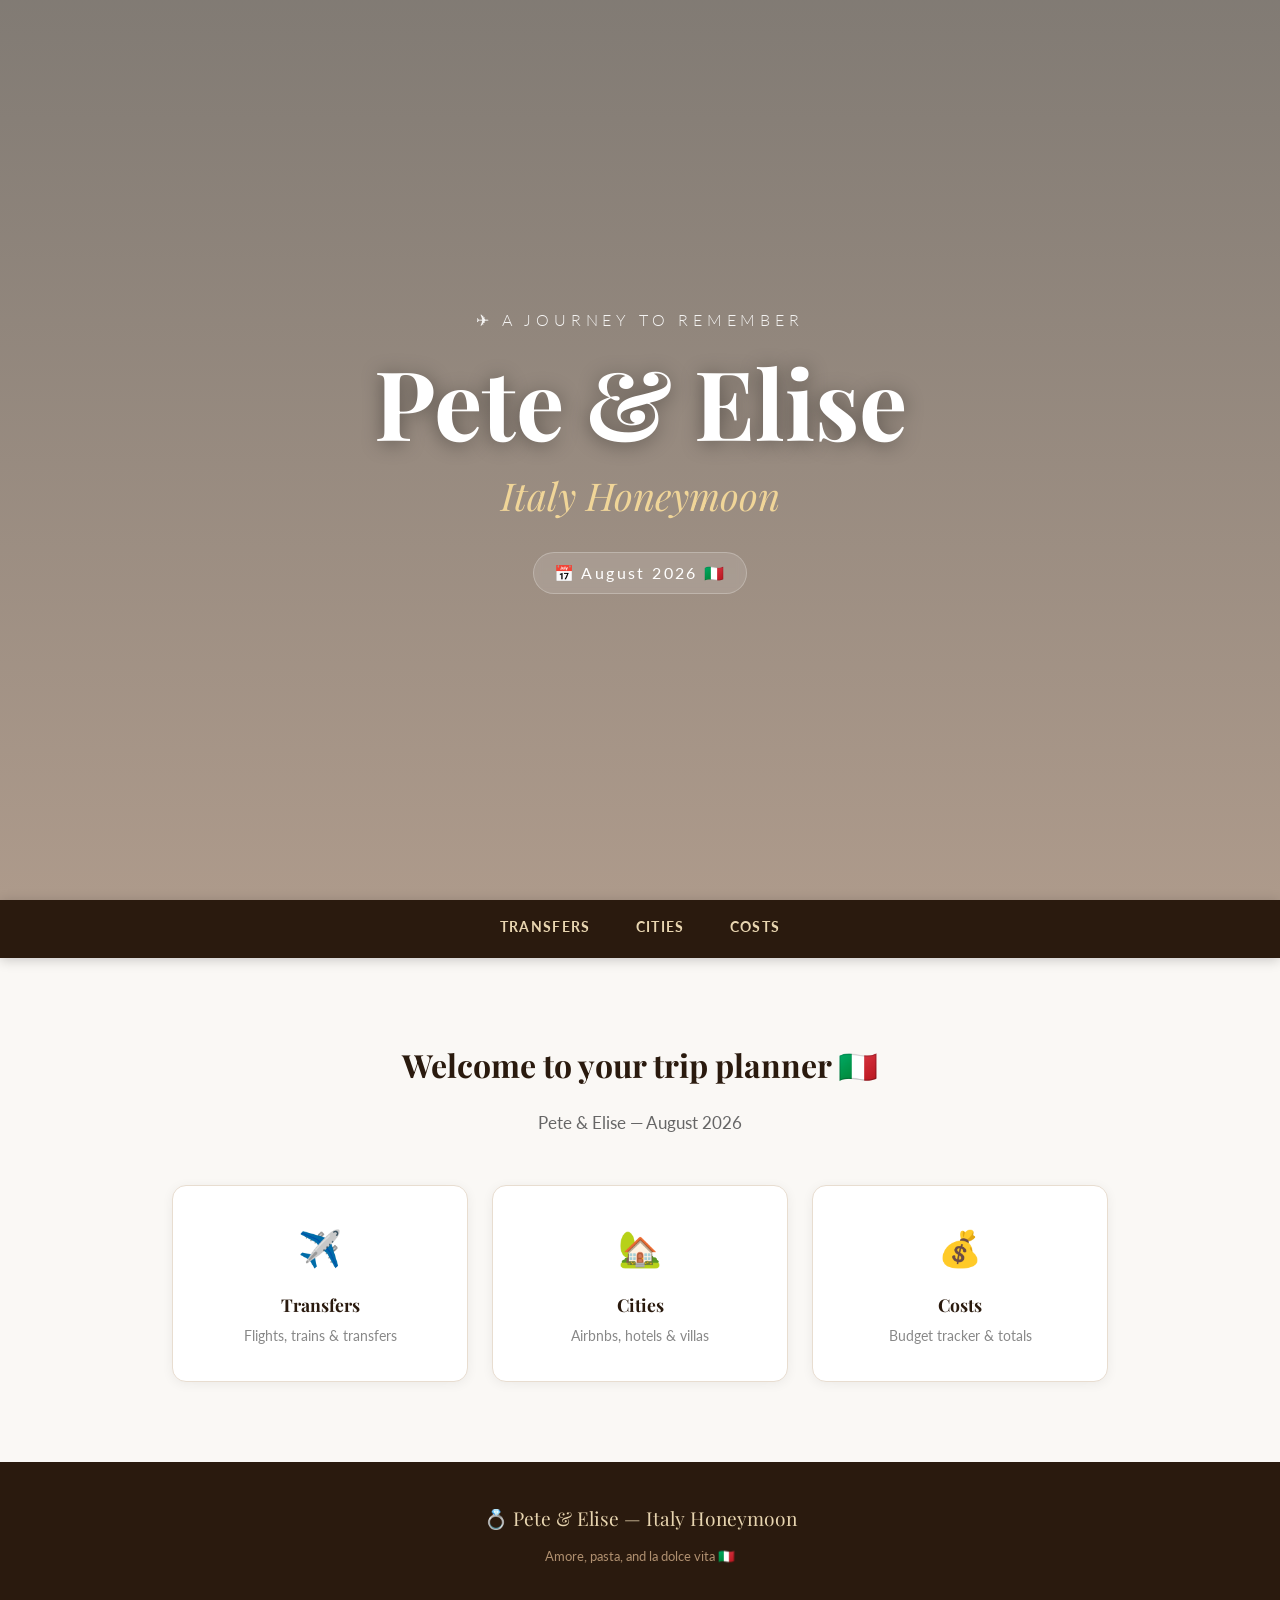
<file: index.html>
<!DOCTYPE html>
<html lang="en">
<head>
  <meta charset="UTF-8" />
  <meta name="viewport" content="width=device-width, initial-scale=1.0" />
  <title>Pete & Elise — Italy Honeymoon</title>
  <link rel="stylesheet" href="styles.css" />
  <link href="https://fonts.googleapis.com/css2?family=Playfair+Display:ital,wght@0,400;0,700;1,400&family=Lato:wght@300;400;700&display=swap" rel="stylesheet" />
</head>
<body>

  <header class="hero">
    <div class="hero-overlay"></div>
    <div class="hero-content">
      <p class="hero-subtitle">✈ A Journey to Remember</p>
      <h1>Pete & Elise</h1>
      <p class="hero-title-italic">Italy Honeymoon</p>
      <p class="hero-dates">📅 August 2026 🇮🇹</p>
    </div>
  </header>

  <nav class="main-nav">
    <ul>
      <li><a href="transport.html" class="nav-link">Transfers</a></li>
      <li><a href="stays.html" class="nav-link">Cities</a></li>
      <li><a href="costs.html" class="nav-link">Costs</a></li>
    </ul>
  </nav>

  <main class="home-main">
    <div class="home-intro">
      <h2>Welcome to your trip planner 🇮🇹</h2>
      <p>Pete &amp; Elise — August 2026</p>
      <div class="home-nav-cards">
        <a href="transport.html" class="home-card">
          <span class="home-card-icon">✈️</span>
          <h3>Transfers</h3>
          <p>Flights, trains &amp; transfers</p>
        </a>
        <a href="stays.html" class="home-card">
          <span class="home-card-icon">🏡</span>
          <h3>Cities</h3>
          <p>Airbnbs, hotels &amp; villas</p>
        </a>
        <a href="costs.html" class="home-card">
          <span class="home-card-icon">💰</span>
          <h3>Costs</h3>
          <p>Budget tracker &amp; totals</p>
        </a>
      </div>
    </div>
  </main>

  <footer class="site-footer">
    <p>💍 Pete & Elise — Italy Honeymoon</p>
    <p><small>Amore, pasta, and la dolce vita 🇮🇹</small></p>
  </footer>

  <script src="app.js"></script>
  <script src="db.js"></script>
  <script src="data-seed.js"></script>
</body>
</html>
</file>
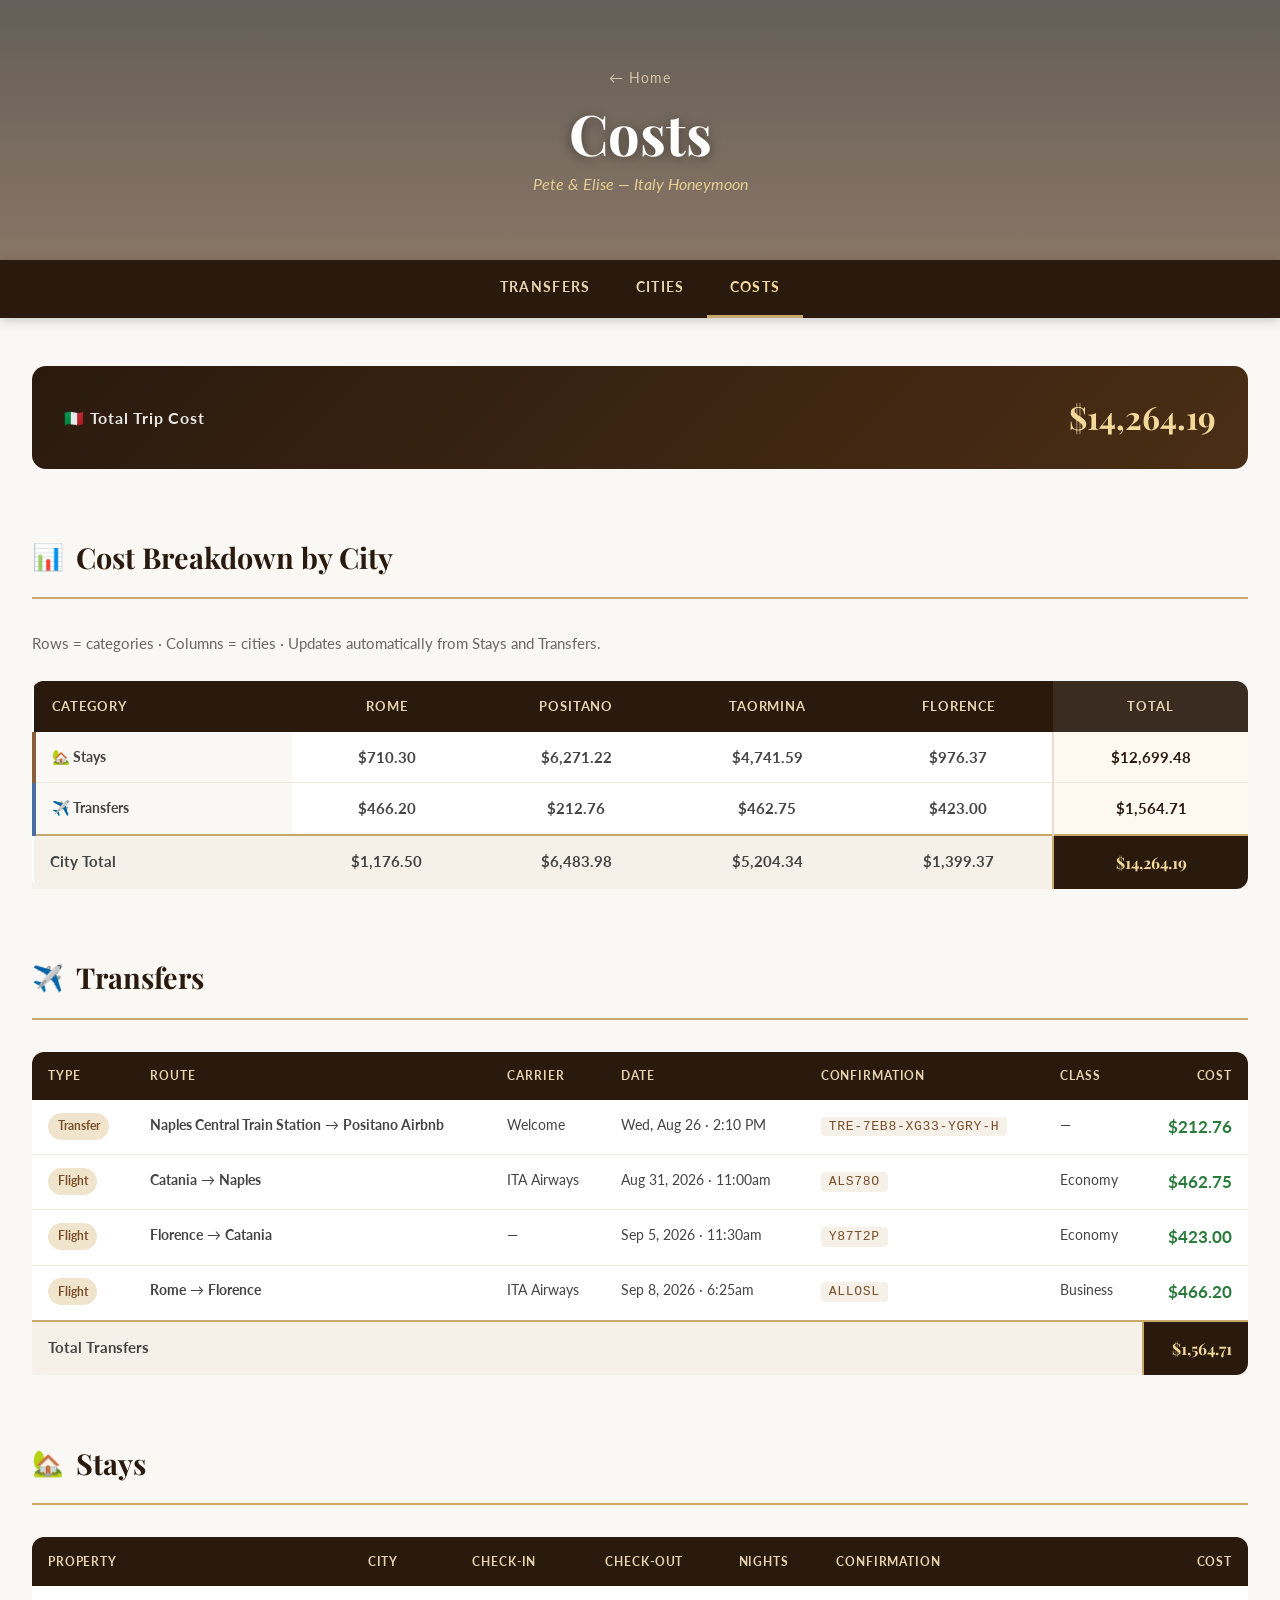
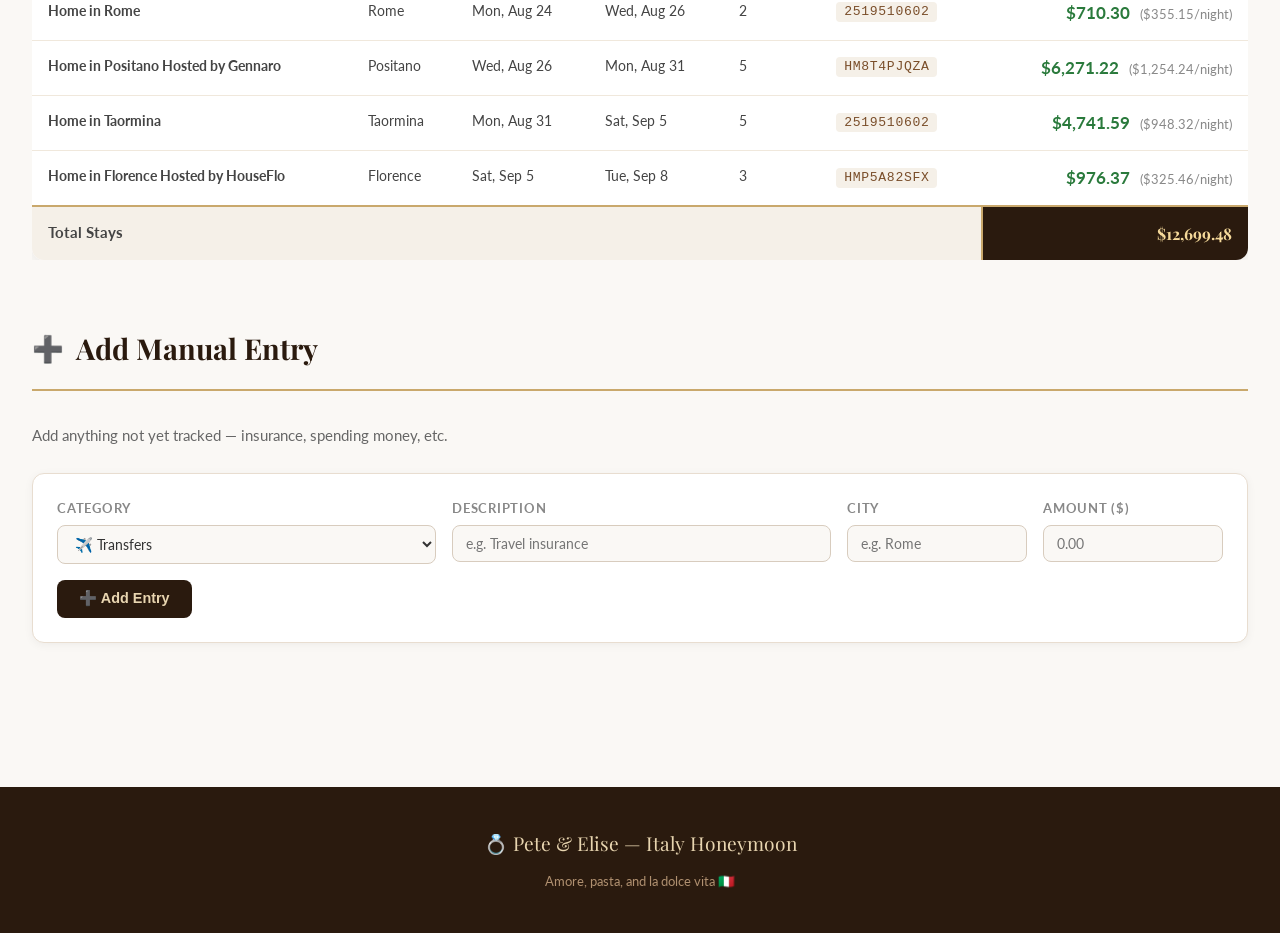
<file: costs.html>
<!DOCTYPE html>
<html lang="en">
<head>
  <meta charset="UTF-8" />
  <meta name="viewport" content="width=device-width, initial-scale=1.0" />
  <title>Costs — Pete & Elise Italy Honeymoon</title>
  <link rel="stylesheet" href="styles.css" />
  <link href="https://fonts.googleapis.com/css2?family=Playfair+Display:ital,wght@0,400;0,700;1,400&family=Lato:wght@300;400;700&display=swap" rel="stylesheet" />
</head>
<body>

  <header class="page-header">
    <div class="page-header-overlay"></div>
    <div class="page-header-content">
      <a href="index.html" class="back-link">← Home</a>
      <h1>Costs</h1>
      <p>Pete &amp; Elise — Italy Honeymoon</p>
    </div>
  </header>

  <nav class="main-nav">
    <ul>
      <li><a href="transport.html" class="nav-link">Transfers</a></li>
      <li><a href="stays.html" class="nav-link">Cities</a></li>
      <li><a href="costs.html" class="nav-link active">Costs</a></li>
    </ul>
  </nav>

  <main class="page-main">

    <!-- Grand Total Banner -->
    <div class="page-section">
      <div id="grand-total-banner" class="grand-total-banner" style="display:none;"></div>
    </div>

    <!-- City × Category Matrix -->
    <div class="page-section">
      <div class="section-header">
        <span class="section-icon">📊</span>
        <h2>Cost Breakdown by City</h2>
      </div>
      <p class="section-desc">Rows = categories · Columns = cities · Updates automatically from Stays and Transfers.</p>
      <div id="cost-matrix-wrap" class="data-table-wrap"></div>
    </div>

    <!-- Transfers detail -->
    <div class="page-section" id="transfers-cost-section" style="display:none;">
      <div class="section-header">
        <span class="section-icon">✈️</span>
        <h2>Transfers</h2>
      </div>
      <div id="transfers-cost-wrap" class="data-table-wrap"></div>
    </div>

    <!-- Stays detail -->
    <div class="page-section" id="stays-cost-section" style="display:none;">
      <div class="section-header">
        <span class="section-icon">🏡</span>
        <h2>Stays</h2>
      </div>
      <div id="stays-cost-wrap" class="data-table-wrap"></div>
    </div>

    <!-- Manual entry -->
    <div class="page-section">
      <div class="section-header">
        <span class="section-icon">➕</span>
        <h2>Add Manual Entry</h2>
      </div>
      <p class="section-desc">Add anything not yet tracked — insurance, spending money, etc.</p>
      <div class="manual-form">
        <div class="form-row">
          <div class="form-group">
            <label for="m-category">Category</label>
            <select id="m-category">
              <option value="Transfers">✈️ Transfers</option>
              <option value="Stays">🏡 Stays</option>
              <option value="Shopping">🛍 Shopping</option>
              <option value="Insurance">🔒 Insurance</option>
              <option value="Other">📌 Other</option>
            </select>
          </div>
          <div class="form-group">
            <label for="m-description">Description</label>
            <input type="text" id="m-description" placeholder="e.g. Travel insurance" />
          </div>
          <div class="form-group form-group-sm">
            <label for="m-city">City</label>
            <input type="text" id="m-city" placeholder="e.g. Rome" />
          </div>
          <div class="form-group form-group-sm">
            <label for="m-amount">Amount ($)</label>
            <input type="number" id="m-amount" placeholder="0.00" min="0" step="0.01" />
          </div>
        </div>
        <div style="display:flex;align-items:center;gap:1rem;flex-wrap:wrap;">
          <button class="btn-primary" id="add-manual-btn">➕ Add Entry</button>
          <span id="manual-status" class="save-status"></span>
        </div>
      </div>
    </div>

    <!-- Manual entries list -->
    <div class="page-section" id="manual-entries-section" style="display:none;">
      <div class="section-header">
        <span class="section-icon">📝</span>
        <h2>Manual Entries</h2>
      </div>
      <div id="manual-entries-wrap" class="data-table-wrap"></div>
    </div>

  </main>

  <footer class="site-footer">
    <p>💍 Pete & Elise — Italy Honeymoon</p>
    <p><small>Amore, pasta, and la dolce vita 🇮🇹</small></p>
  </footer>

  <script src="app.js"></script>
  <script src="db.js"></script>
  <script src="costs.js"></script>
</body>
</html>
</file>
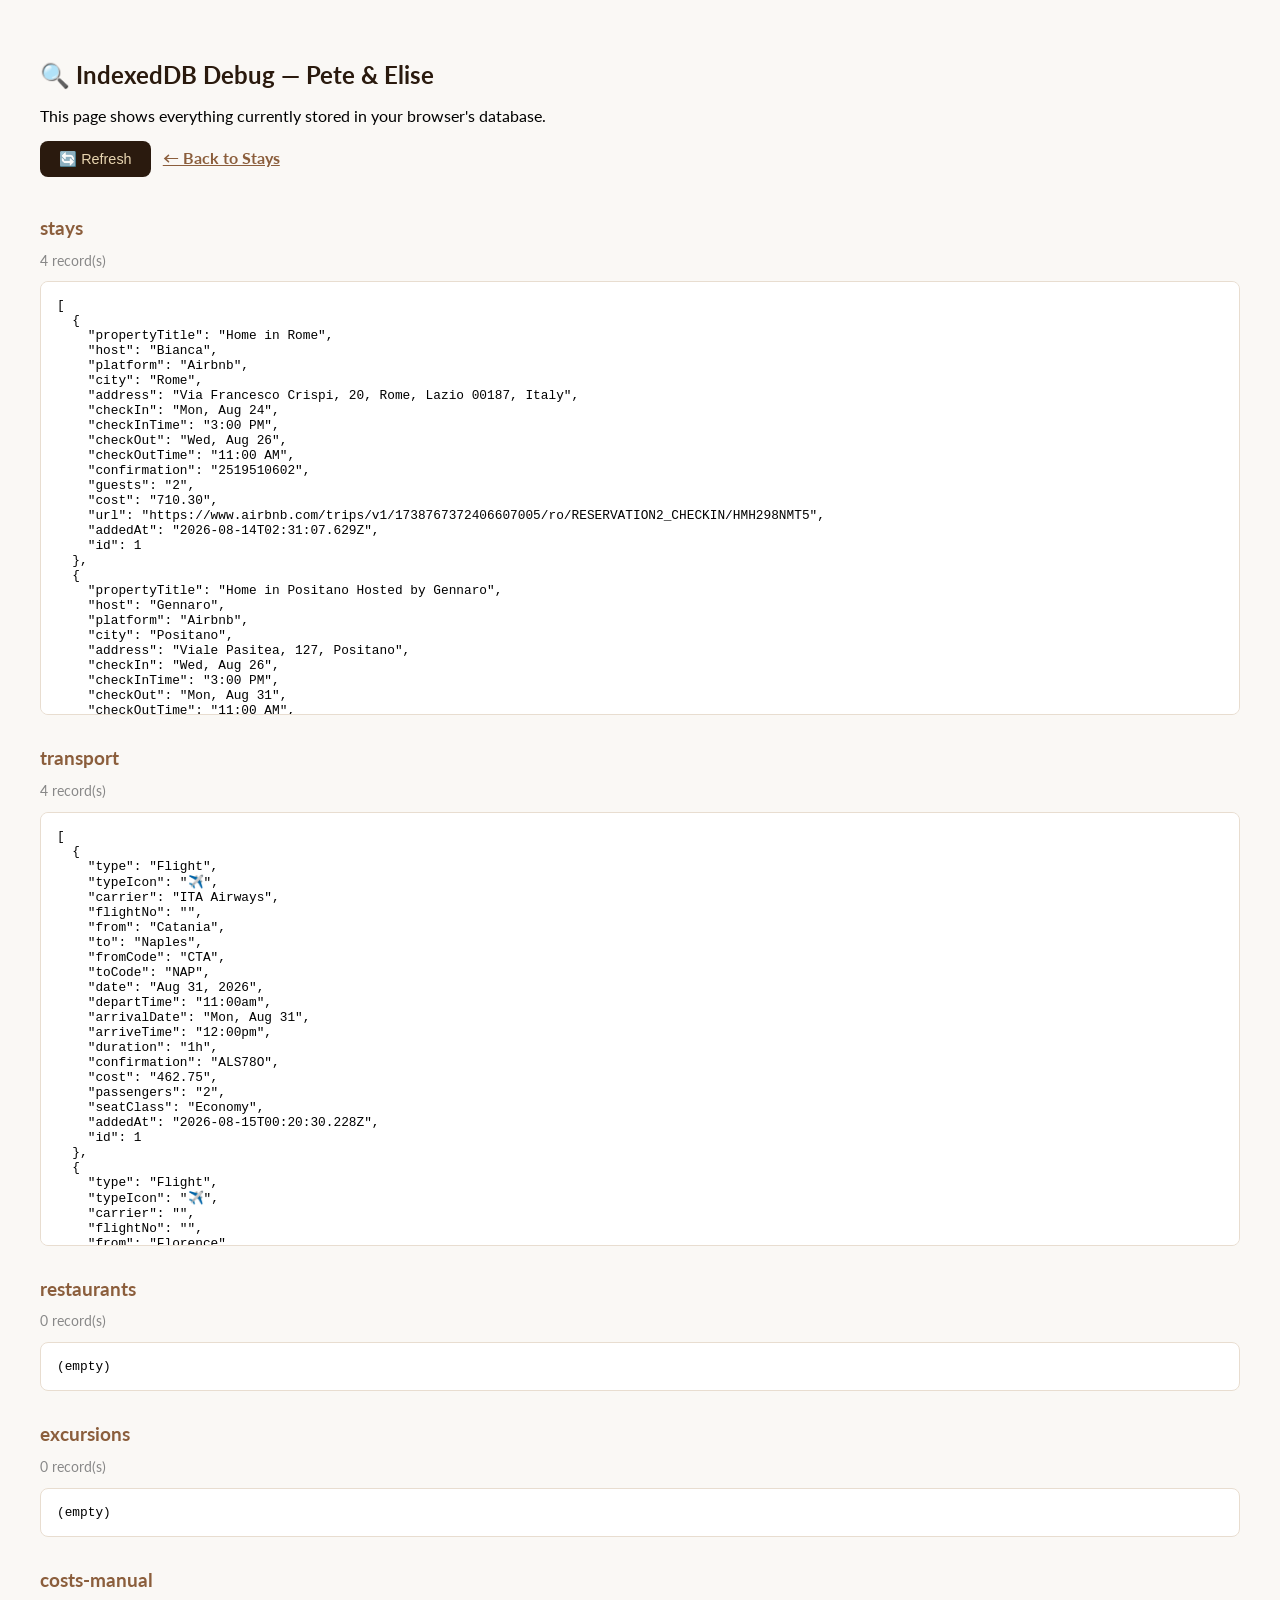
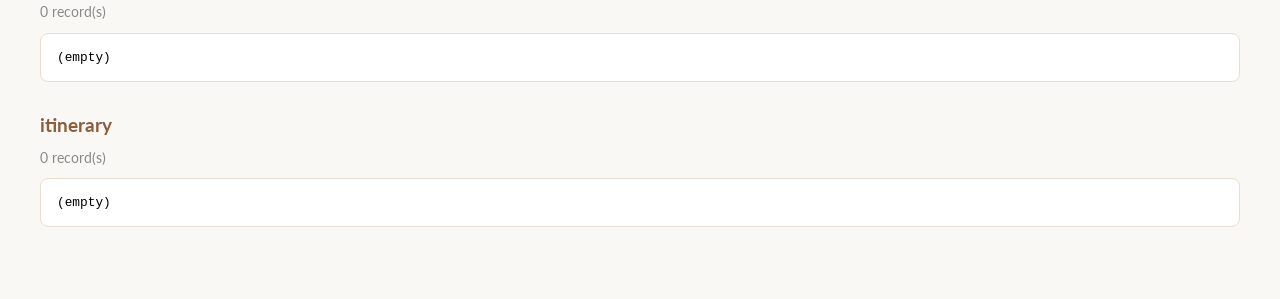
<file: debug.html>
<!DOCTYPE html>
<html lang="en">
<head>
  <meta charset="UTF-8" />
  <title>DB Debug</title>
  <link href="https://fonts.googleapis.com/css2?family=Lato:wght@400;700&display=swap" rel="stylesheet" />
  <style>
    body { font-family:'Lato',sans-serif; padding:2rem; background:#faf8f5; }
    h2   { color:#2a1a0e; margin-bottom:1rem; }
    pre  { background:#fff; border:1px solid #e8ddd0; border-radius:8px; padding:1rem; font-size:0.8rem; overflow:auto; max-height:400px; white-space:pre-wrap; word-break:break-word; }
    .store-block { margin-bottom:2rem; }
    h3 { color:#8b5e3c; margin-bottom:0.5rem; }
    .count { font-size:0.85rem; color:#888; margin-bottom:0.5rem; }
    .btn { background:#2a1a0e; color:#e8d5b0; border:none; border-radius:8px; padding:0.6rem 1.2rem; font-size:0.9rem; cursor:pointer; margin-right:0.5rem; margin-bottom:1rem; }
    .btn:hover { background:#3d2610; }
    .status { color:#8b5e3c; font-weight:700; margin-top:0.5rem; }
  </style>
</head>
<body>
  <h2>🔍 IndexedDB Debug — Pete & Elise</h2>
  <p>This page shows everything currently stored in your browser's database.</p>
  <div style="margin-bottom:1.5rem;">
    <button class="btn" onclick="loadAll()">🔄 Refresh</button>
    <a href="stays.html" style="color:#8b5e3c;font-weight:700;">← Back to Stays</a>
  </div>
  <div id="output"></div>

  <script src="db.js"></script>
  <script>
    async function loadAll() {
      const output = document.getElementById('output');
      output.innerHTML = '<p>Loading…</p>';

      await TripDB.open();

      const stores = ['stays', 'transport', 'restaurants', 'excursions', 'costs-manual', 'itinerary'];
      let html = '';

      for (const store of stores) {
        let records = [];
        try { records = await TripDB.getAll(store); } catch(e) { records = []; }

        html += `<div class="store-block">
          <h3>${store}</h3>
          <p class="count">${records.length} record(s)</p>
          <pre>${records.length ? JSON.stringify(records.map(r => {
            // Show all fields except photo/preview (too large)
            const { photo, preview, ...rest } = r;
            return rest;
          }), null, 2) : '(empty)'}</pre>
        </div>`;
      }

      output.innerHTML = html;
    }

    loadAll();
  </script>
</body>
</html>
</file>
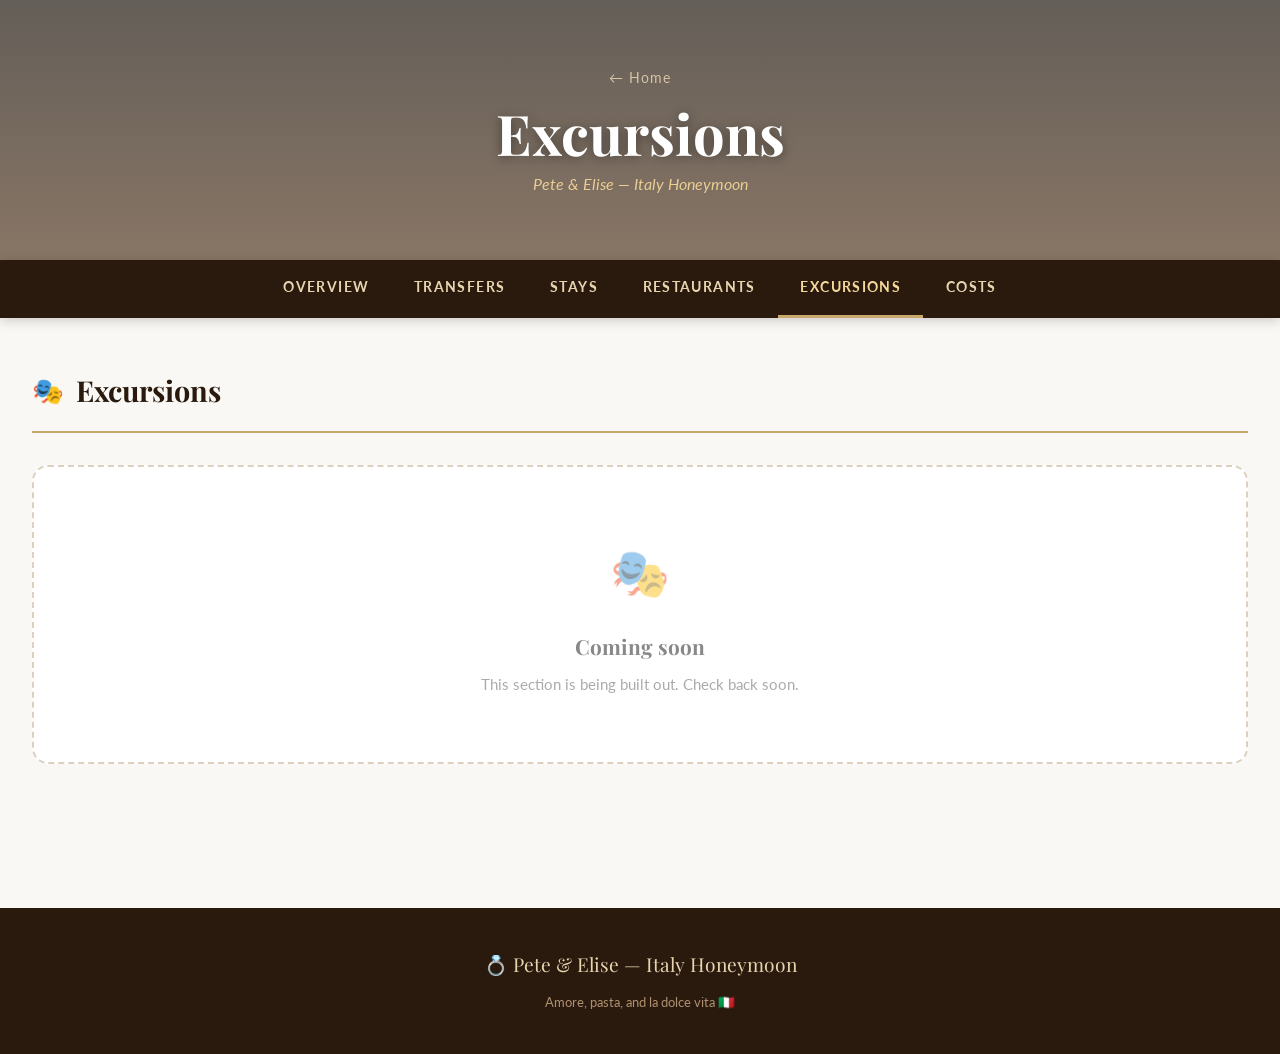
<file: excursions.html>
<!DOCTYPE html>
<html lang="en">
<head>
  <meta charset="UTF-8" />
  <meta name="viewport" content="width=device-width, initial-scale=1.0" />
  <title>Excursions — Pete & Elise Italy Honeymoon</title>
  <link rel="stylesheet" href="styles.css" />
  <link href="https://fonts.googleapis.com/css2?family=Playfair+Display:ital,wght@0,400;0,700;1,400&family=Lato:wght@300;400;700&display=swap" rel="stylesheet" />
</head>
<body>

  <header class="page-header">
    <div class="page-header-overlay"></div>
    <div class="page-header-content">
      <a href="index.html" class="back-link">← Home</a>
      <h1>Excursions</h1>
      <p>Pete &amp; Elise — Italy Honeymoon</p>
    </div>
  </header>

  <nav class="main-nav">
    <ul>
      <li><a href="overview.html" class="nav-link">Overview</a></li>
      <li><a href="transport.html" class="nav-link">Transfers</a></li>
      <li><a href="stays.html" class="nav-link">Stays</a></li>
      <li><a href="restaurants.html" class="nav-link">Restaurants</a></li>
      <li><a href="excursions.html" class="nav-link active">Excursions</a></li>
      <li><a href="costs.html" class="nav-link">Costs</a></li>
    </ul>
  </nav>

  <main class="page-main">
    <div class="page-section">
      <div class="section-header">
        <span class="section-icon">🎭</span>
        <h2>Excursions</h2>
      </div>
      <div class="empty-state">
        <div class="empty-icon">🎭</div>
        <h3>Coming soon</h3>
        <p>This section is being built out. Check back soon.</p>
      </div>
    </div>
  </main>

  <footer class="site-footer">
    <p>💍 Pete & Elise — Italy Honeymoon</p>
    <p><small>Amore, pasta, and la dolce vita 🇮🇹</small></p>
  </footer>

  <script src="app.js"></script>
</body>
</html>
</file>
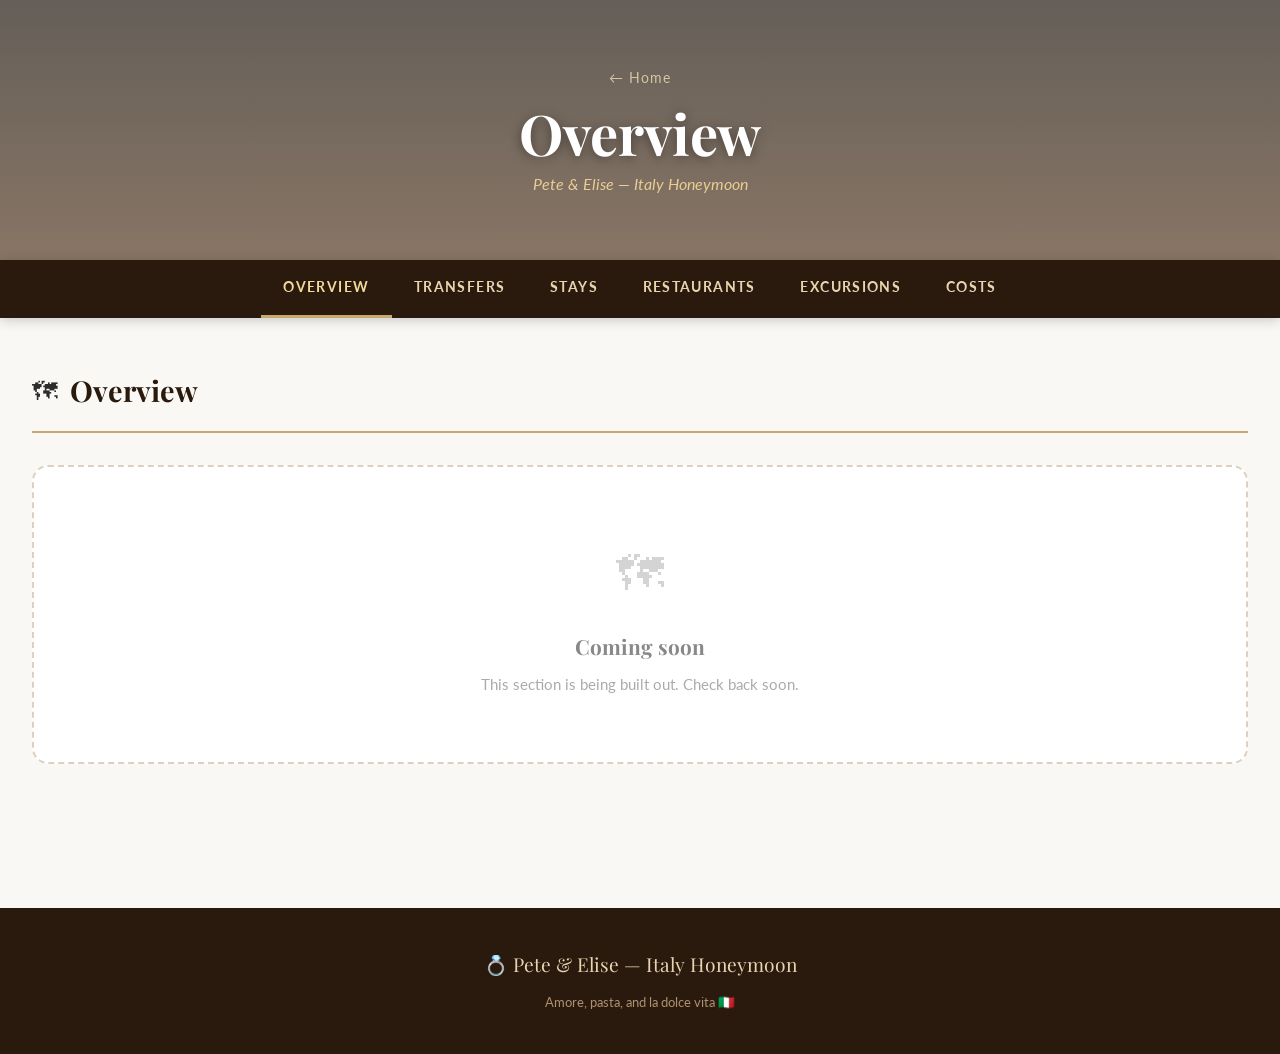
<file: overview.html>
<!DOCTYPE html>
<html lang="en">
<head>
  <meta charset="UTF-8" />
  <meta name="viewport" content="width=device-width, initial-scale=1.0" />
  <title>Overview — Pete & Elise Italy Honeymoon</title>
  <link rel="stylesheet" href="styles.css" />
  <link href="https://fonts.googleapis.com/css2?family=Playfair+Display:ital,wght@0,400;0,700;1,400&family=Lato:wght@300;400;700&display=swap" rel="stylesheet" />
</head>
<body>

  <header class="page-header">
    <div class="page-header-overlay"></div>
    <div class="page-header-content">
      <a href="index.html" class="back-link">← Home</a>
      <h1>Overview</h1>
      <p>Pete &amp; Elise — Italy Honeymoon</p>
    </div>
  </header>

  <nav class="main-nav">
    <ul>
      <li><a href="overview.html" class="nav-link active">Overview</a></li>
      <li><a href="transport.html" class="nav-link">Transfers</a></li>
      <li><a href="stays.html" class="nav-link">Stays</a></li>
      <li><a href="restaurants.html" class="nav-link">Restaurants</a></li>
      <li><a href="excursions.html" class="nav-link">Excursions</a></li>
      <li><a href="costs.html" class="nav-link">Costs</a></li>
    </ul>
  </nav>

  <main class="page-main">
    <div class="page-section">
      <div class="section-header">
        <span class="section-icon">🗺</span>
        <h2>Overview</h2>
      </div>
      <div class="empty-state">
        <div class="empty-icon">🗺</div>
        <h3>Coming soon</h3>
        <p>This section is being built out. Check back soon.</p>
      </div>
    </div>
  </main>

  <footer class="site-footer">
    <p>💍 Pete & Elise — Italy Honeymoon</p>
    <p><small>Amore, pasta, and la dolce vita 🇮🇹</small></p>
  </footer>

  <script src="app.js"></script>
</body>
</html>
</file>
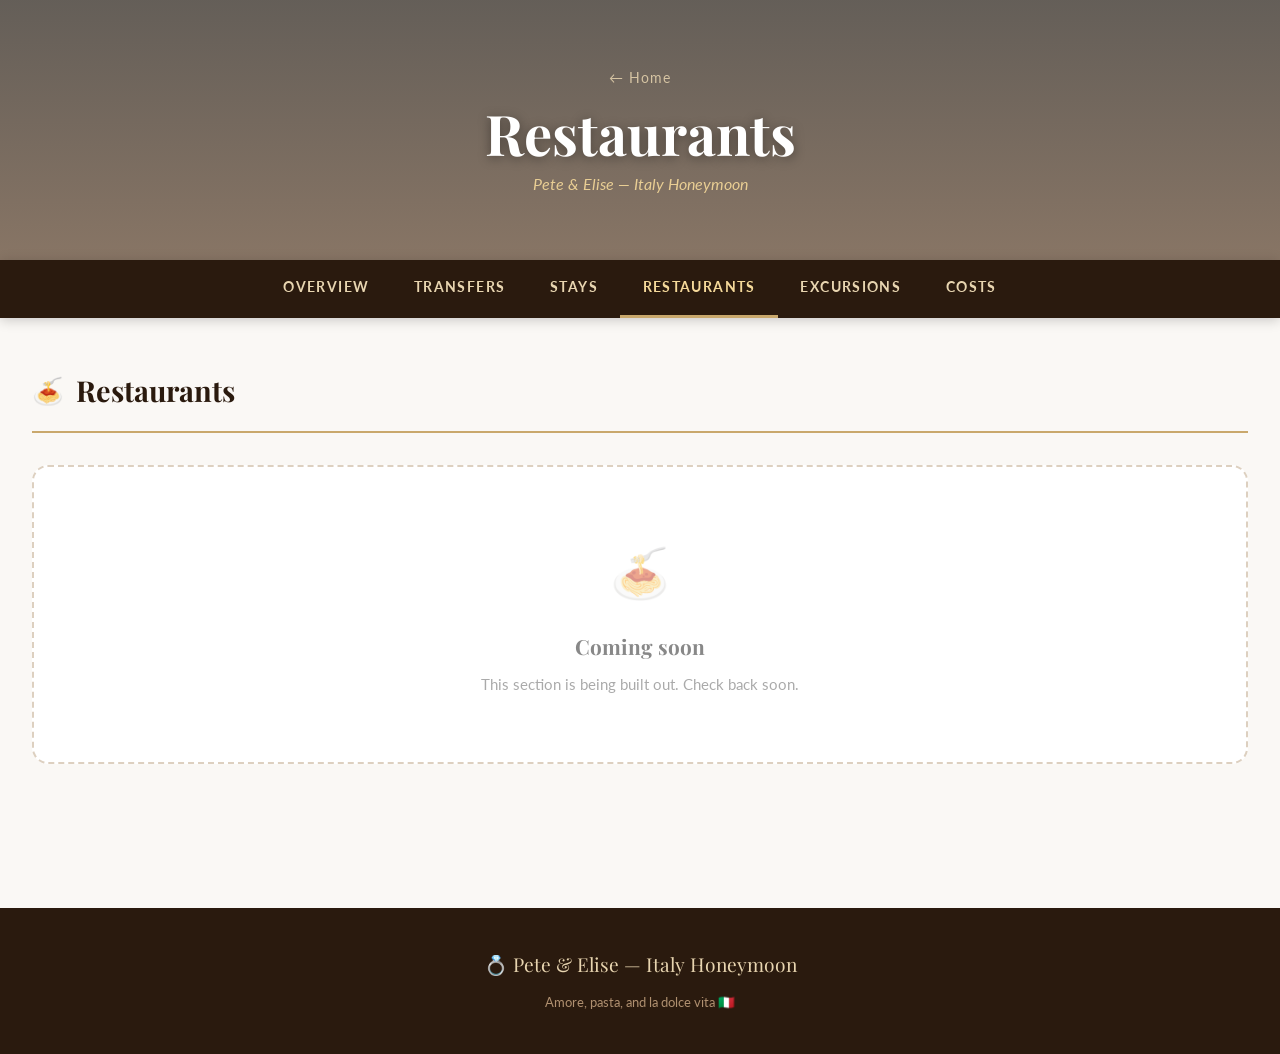
<file: restaurants.html>
<!DOCTYPE html>
<html lang="en">
<head>
  <meta charset="UTF-8" />
  <meta name="viewport" content="width=device-width, initial-scale=1.0" />
  <title>Restaurants — Pete & Elise Italy Honeymoon</title>
  <link rel="stylesheet" href="styles.css" />
  <link href="https://fonts.googleapis.com/css2?family=Playfair+Display:ital,wght@0,400;0,700;1,400&family=Lato:wght@300;400;700&display=swap" rel="stylesheet" />
</head>
<body>

  <header class="page-header">
    <div class="page-header-overlay"></div>
    <div class="page-header-content">
      <a href="index.html" class="back-link">← Home</a>
      <h1>Restaurants</h1>
      <p>Pete &amp; Elise — Italy Honeymoon</p>
    </div>
  </header>

  <nav class="main-nav">
    <ul>
      <li><a href="overview.html" class="nav-link">Overview</a></li>
      <li><a href="transport.html" class="nav-link">Transfers</a></li>
      <li><a href="stays.html" class="nav-link">Stays</a></li>
      <li><a href="restaurants.html" class="nav-link active">Restaurants</a></li>
      <li><a href="excursions.html" class="nav-link">Excursions</a></li>
      <li><a href="costs.html" class="nav-link">Costs</a></li>
    </ul>
  </nav>

  <main class="page-main">
    <div class="page-section">
      <div class="section-header">
        <span class="section-icon">🍝</span>
        <h2>Restaurants</h2>
      </div>
      <div class="empty-state">
        <div class="empty-icon">🍝</div>
        <h3>Coming soon</h3>
        <p>This section is being built out. Check back soon.</p>
      </div>
    </div>
  </main>

  <footer class="site-footer">
    <p>💍 Pete & Elise — Italy Honeymoon</p>
    <p><small>Amore, pasta, and la dolce vita 🇮🇹</small></p>
  </footer>

  <script src="app.js"></script>
</body>
</html>
</file>
<file: styles.css>
/* ===== Reset & Base ===== */
*, *::before, *::after {
  box-sizing: border-box;
  margin: 0;
  padding: 0;
}

html {
  scroll-behavior: smooth;
}

body {
  font-family: 'Lato', sans-serif;
  color: #2c2c2c;
  background: #faf8f5;
  line-height: 1.7;
}

/* ===== Hero (Home) ===== */
.hero {
  position: relative;
  height: 100vh;
  min-height: 500px;
  background: url('https://images.unsplash.com/photo-1523906834658-6e24ef2386f9?auto=format&fit=crop&w=1800&q=80') center center / cover no-repeat;
  display: flex;
  align-items: center;
  justify-content: center;
  text-align: center;
}

.hero-overlay {
  position: absolute;
  inset: 0;
  background: linear-gradient(to bottom, rgba(30,20,10,0.55) 0%, rgba(80,40,10,0.45) 100%);
}

.hero-content {
  position: relative;
  z-index: 1;
  color: #fff;
  padding: 2rem;
}

.hero-subtitle {
  font-weight: 300;
  font-size: 1rem;
  letter-spacing: 0.3em;
  text-transform: uppercase;
  margin-bottom: 1rem;
  opacity: 0.9;
}

.hero-content h1 {
  font-family: 'Playfair Display', serif;
  font-size: clamp(3rem, 8vw, 6rem);
  font-weight: 700;
  line-height: 1.1;
  text-shadow: 0 2px 20px rgba(0,0,0,0.4);
}

.hero-title-italic {
  font-family: 'Playfair Display', serif;
  font-style: italic;
  font-size: clamp(1.4rem, 4vw, 2.4rem);
  font-weight: 400;
  margin-top: 0.5rem;
  opacity: 0.95;
  color: #f5d99a;
}

.hero-dates {
  margin-top: 1.5rem;
  font-size: 1rem;
  letter-spacing: 0.15em;
  background: rgba(255,255,255,0.12);
  display: inline-block;
  padding: 0.4rem 1.2rem;
  border-radius: 30px;
  backdrop-filter: blur(4px);
  border: 1px solid rgba(255,255,255,0.25);
}

/* ===== Page Header (sub-pages) ===== */
.page-header {
  position: relative;
  height: 260px;
  background: url('https://images.unsplash.com/photo-1523906834658-6e24ef2386f9?auto=format&fit=crop&w=1800&q=80') center 40% / cover no-repeat;
  display: flex;
  align-items: center;
  justify-content: center;
  text-align: center;
}

.page-header-overlay {
  position: absolute;
  inset: 0;
  background: linear-gradient(to bottom, rgba(20,12,4,0.65), rgba(60,30,5,0.6));
}

.page-header-content {
  position: relative;
  z-index: 1;
  color: #fff;
  padding: 1.5rem;
}

.back-link {
  display: inline-block;
  color: #e8d5b0;
  text-decoration: none;
  font-size: 0.85rem;
  letter-spacing: 0.08em;
  margin-bottom: 0.75rem;
  opacity: 0.85;
  transition: opacity 0.2s;
}

.back-link:hover {
  opacity: 1;
}

.page-header-content h1 {
  font-family: 'Playfair Display', serif;
  font-size: clamp(2rem, 5vw, 3.5rem);
  font-weight: 700;
  line-height: 1.1;
  text-shadow: 0 2px 12px rgba(0,0,0,0.4);
}

.page-header-content p {
  font-style: italic;
  font-size: 1rem;
  color: #f5d99a;
  margin-top: 0.4rem;
  opacity: 0.9;
}

/* ===== Navigation ===== */
.main-nav {
  position: sticky;
  top: 0;
  z-index: 100;
  background: #2a1a0e;
  box-shadow: 0 2px 12px rgba(0,0,0,0.2);
}

.main-nav ul {
  display: flex;
  list-style: none;
  justify-content: center;
  flex-wrap: wrap;
  max-width: 1100px;
  margin: 0 auto;
}

.main-nav ul li a {
  display: block;
  padding: 1rem 1.4rem;
  color: #e8d5b0;
  text-decoration: none;
  font-size: 0.85rem;
  letter-spacing: 0.1em;
  text-transform: uppercase;
  font-weight: 700;
  transition: color 0.2s, background 0.2s;
  border-bottom: 3px solid transparent;
}

.main-nav ul li a:hover {
  color: #fff;
  background: rgba(255,255,255,0.06);
}

.main-nav ul li a.active {
  color: #f5d99a;
  border-bottom: 3px solid #c9a86c;
}

/* ===== Home Landing ===== */
.home-main {
  max-width: 1000px;
  margin: 0 auto;
  padding: 5rem 2rem;
  text-align: center;
}

.home-intro h2 {
  font-family: 'Playfair Display', serif;
  font-size: 2rem;
  color: #2a1a0e;
  margin-bottom: 1rem;
}

.home-intro > p {
  color: #666;
  font-size: 1.05rem;
  max-width: 600px;
  margin: 0 auto 3rem;
}

.home-nav-cards {
  display: grid;
  grid-template-columns: repeat(auto-fit, minmax(170px, 1fr));
  gap: 1.5rem;
}

.home-card {
  background: #fff;
  border: 1px solid #e8ddd0;
  border-radius: 14px;
  padding: 2rem 1.25rem;
  text-decoration: none;
  color: inherit;
  box-shadow: 0 2px 12px rgba(0,0,0,0.06);
  transition: transform 0.2s, box-shadow 0.2s;
  display: block;
}

.home-card:hover {
  transform: translateY(-5px);
  box-shadow: 0 10px 28px rgba(0,0,0,0.12);
}

.home-card-icon {
  font-size: 2.2rem;
  display: block;
  margin-bottom: 0.75rem;
}

.home-card h3 {
  font-family: 'Playfair Display', serif;
  font-size: 1.1rem;
  color: #2a1a0e;
  margin-bottom: 0.35rem;
}

.home-card p {
  font-size: 0.85rem;
  color: #888;
}

/* ===== Page Main ===== */
.page-main {
  max-width: 1400px;
  margin: 0 auto;
  padding: 3rem 2rem 5rem;
}

.page-section {
  margin-bottom: 4rem;
}

/* ===== Section Header ===== */
.section-header {
  display: flex;
  align-items: center;
  gap: 0.75rem;
  margin-bottom: 2rem;
  padding-bottom: 1rem;
  border-bottom: 2px solid #c9a86c;
}

.section-icon {
  font-size: 1.6rem;
}

.section-header h2 {
  font-family: 'Playfair Display', serif;
  font-size: 1.8rem;
  font-weight: 700;
  color: #2a1a0e;
}

/* ===== Empty State ===== */
.empty-state {
  background: #fff;
  border: 2px dashed #ddd0c0;
  border-radius: 16px;
  padding: 4rem 2rem;
  text-align: center;
  color: #aaa;
}

.empty-icon {
  font-size: 3rem;
  margin-bottom: 1rem;
  opacity: 0.5;
}

.empty-state h3 {
  font-family: 'Playfair Display', serif;
  font-size: 1.3rem;
  color: #888;
  margin-bottom: 0.5rem;
}

.empty-state p {
  font-size: 0.95rem;
  max-width: 420px;
  margin: 0 auto;
  color: #aaa;
}

/* ===== Footer ===== */
.site-footer {
  background: #2a1a0e;
  color: #e8d5b0;
  text-align: center;
  padding: 2.5rem 1rem;
}

.site-footer p:first-child {
  font-family: 'Playfair Display', serif;
  font-size: 1.2rem;
  margin-bottom: 0.4rem;
}

.site-footer small {
  color: #b09070;
}

/* ===== Responsive ===== */
@media (max-width: 768px) {
  .main-nav ul li a {
    padding: 0.75rem 0.85rem;
    font-size: 0.75rem;
    letter-spacing: 0.06em;
  }

  .home-main {
    padding: 3rem 1.25rem;
  }

  .page-main {
    padding: 2rem 1.25rem 4rem;
  }

  .page-header {
    height: 200px;
  }

  .section-header h2 {
    font-size: 1.5rem;
  }
}

/* ===== Upload Area ===== */
.section-desc {
  color: #666;
  font-size: 0.95rem;
  margin-bottom: 1.5rem;
  max-width: 680px;
}

.upload-area {
  border: 2px dashed #c9a86c;
  border-radius: 14px;
  background: #fff;
  padding: 3rem 2rem;
  text-align: center;
  cursor: pointer;
  transition: background 0.2s, border-color 0.2s;
  background-size: cover;
  background-position: center;
  min-height: 160px;
  display: flex;
  align-items: center;
  justify-content: center;
}

.upload-area-sm {
  padding: 2rem;
  min-height: 110px;
}

.upload-area:hover,
.upload-area.drag-over {
  background-color: #fdf5e6;
  border-color: #a07840;
}

.upload-inner {
  pointer-events: none;
}

.upload-icon {
  font-size: 2.2rem;
  margin-bottom: 0.5rem;
}

.upload-label {
  font-size: 1rem;
  color: #555;
}

.upload-browse {
  color: #8b5e3c;
  font-weight: 700;
  text-decoration: underline;
}

.upload-hint {
  font-size: 0.8rem;
  color: #aaa;
  margin-top: 0.4rem;
}

/* ===== OCR Status ===== */
.ocr-status-bar {
  min-height: 1.6rem;
  margin-top: 0.75rem;
  font-size: 0.9rem;
  color: #8b5e3c;
  font-weight: 600;
}

/* ===== Raw text toggle ===== */
.raw-wrap {
  margin-top: 1rem;
}

.btn-toggle-raw {
  background: none;
  border: 1px solid #ddd;
  border-radius: 6px;
  padding: 0.3rem 0.8rem;
  font-size: 0.8rem;
  color: #888;
  cursor: pointer;
}

.btn-toggle-raw:hover {
  background: #f5f0e8;
}

.raw-text {
  background: #f8f6f2;
  border: 1px solid #e0d8cc;
  border-radius: 8px;
  padding: 1rem;
  font-size: 0.78rem;
  color: #666;
  white-space: pre-wrap;
  word-break: break-word;
  margin-top: 0.5rem;
  max-height: 300px;
  overflow-y: auto;
}

/* ===== Data Table ===== */
.data-table-wrap {
  overflow-x: auto;
}

.data-table {
  width: 100%;
  border-collapse: collapse;
  background: #fff;
  border-radius: 12px;
  overflow: hidden;
  box-shadow: 0 2px 14px rgba(0,0,0,0.07);
  font-size: 0.9rem;
}

.data-table thead {
  background: #2a1a0e;
  color: #e8d5b0;
}

.data-table th {
  padding: 0.85rem 1rem;
  text-align: left;
  font-size: 0.78rem;
  letter-spacing: 0.07em;
  text-transform: uppercase;
  font-weight: 700;
  white-space: nowrap;
}

.data-table td {
  padding: 0.8rem 1rem;
  border-bottom: 1px solid #f0e8dc;
  color: #444;
  vertical-align: top;
}

.data-table tbody tr:hover {
  background: #fdf8f0;
}

.data-table tbody tr:last-child td {
  border-bottom: none;
}

.tag {
  display: inline-block;
  background: #f0e4cc;
  color: #7a4e2a;
  font-size: 0.75rem;
  font-weight: 700;
  padding: 0.2rem 0.6rem;
  border-radius: 20px;
}

.btn-delete {
  background: none;
  border: 1px solid #e0c8b0;
  border-radius: 6px;
  color: #c0856a;
  cursor: pointer;
  font-size: 0.75rem;
  padding: 0.2rem 0.5rem;
  transition: background 0.2s, color 0.2s;
}

.btn-delete:hover {
  background: #fde8e0;
  color: #c0392b;
}

.no-data {
  color: #aaa;
  font-style: italic;
  font-size: 0.95rem;
  padding: 1rem 0;
}

/* ===== Itinerary textarea ===== */
.itinerary-textarea {
  width: 100%;
  min-height: 280px;
  border: 1.5px solid #d8ccbe;
  border-radius: 10px;
  padding: 1rem;
  font-family: 'Lato', sans-serif;
  font-size: 0.92rem;
  color: #333;
  background: #fff;
  resize: vertical;
  line-height: 1.6;
  transition: border-color 0.2s;
}

.itinerary-textarea:focus {
  outline: none;
  border-color: #c9a86c;
}

.btn-row {
  display: flex;
  gap: 0.75rem;
  margin-top: 1rem;
  flex-wrap: wrap;
}

.btn-primary {
  background: #2a1a0e;
  color: #e8d5b0;
  border: none;
  border-radius: 8px;
  padding: 0.65rem 1.4rem;
  font-size: 0.9rem;
  font-weight: 700;
  cursor: pointer;
  transition: background 0.2s;
}

.btn-primary:hover {
  background: #3d2610;
}

.btn-secondary {
  background: #fff;
  color: #888;
  border: 1.5px solid #ddd;
  border-radius: 8px;
  padding: 0.65rem 1.2rem;
  font-size: 0.9rem;
  cursor: pointer;
  transition: background 0.2s;
}

.btn-secondary:hover {
  background: #f5f0e8;
}

.save-status {
  margin-top: 0.6rem;
  font-size: 0.9rem;
  color: #8b5e3c;
  font-weight: 600;
  min-height: 1.4rem;
}

/* ===== Itinerary Timeline ===== */
.itinerary-timeline {
  position: relative;
  padding-left: 2rem;
}

.itinerary-timeline::before {
  content: '';
  position: absolute;
  left: 7px;
  top: 0;
  bottom: 0;
  width: 2px;
  background: linear-gradient(to bottom, #c9a86c, #e8d5b0);
}

.timeline-item {
  position: relative;
  margin-bottom: 2rem;
}

.timeline-dot {
  position: absolute;
  left: -2rem;
  top: 0.5rem;
  width: 14px;
  height: 14px;
  border-radius: 50%;
  background: #c9a86c;
  border: 3px solid #faf8f5;
  box-shadow: 0 0 0 2px #c9a86c;
}

.timeline-content {
  background: #fff;
  border-radius: 12px;
  padding: 1.25rem 1.5rem;
  box-shadow: 0 2px 10px rgba(0,0,0,0.06);
  border: 1px solid #e8ddd0;
}

.timeline-content h3 {
  font-family: 'Playfair Display', serif;
  font-size: 1.1rem;
  color: #2a1a0e;
  margin-bottom: 0.6rem;
}

.itinerary-items {
  list-style: none;
  padding: 0;
}

.itinerary-items li {
  font-size: 0.9rem;
  color: #555;
  padding: 0.2rem 0;
  padding-left: 1rem;
  position: relative;
}

.itinerary-items li::before {
  content: '·';
  position: absolute;
  left: 0;
  color: #c9a86c;
  font-weight: 700;
}

/* ===== Stay Brief ===== */
.stay-brief {
  background: #fff;
  border-radius: 16px;
  box-shadow: 0 3px 18px rgba(0,0,0,0.09);
  border: 1px solid #e8ddd0;
  margin-bottom: 2rem;
  overflow: hidden;
}

.stay-brief-header {
  display: flex;
  align-items: center;
  justify-content: space-between;
  padding: 0.85rem 1.5rem;
  background: #2a1a0e;
}

.stay-city-badge {
  color: #f5d99a;
  font-family: 'Playfair Display', serif;
  font-size: 1rem;
  font-style: italic;
  letter-spacing: 0.05em;
}

.btn-delete-stay {
  background: none;
  border: 1px solid rgba(255,255,255,0.2);
  border-radius: 6px;
  color: #c0a07a;
  font-size: 0.75rem;
  padding: 0.25rem 0.65rem;
  cursor: pointer;
  transition: background 0.2s, color 0.2s;
}

.btn-delete-stay:hover {
  background: rgba(255,255,255,0.1);
  color: #fff;
}

.stay-brief-body {
  display: flex;
  gap: 0;
  min-height: 260px;      /* gives the image column a concrete height to fill */
}

.stay-image-col {
  width: 220px;
  min-width: 220px;
  flex-shrink: 0;
  overflow: hidden;
  position: relative;
  cursor: pointer;
}

.stay-image-col:hover .stay-image-placeholder {
  background: linear-gradient(135deg, #e8d5b0, #d4b896);
}

.stay-image-col:hover .stay-preview-img {
  opacity: 0.85;
}

.stay-image-col::after {
  content: '📷 Change';
  position: absolute;
  bottom: 0;
  left: 0;
  right: 0;
  background: rgba(0,0,0,0.45);
  color: #fff;
  font-size: 0.75rem;
  font-weight: 700;
  text-align: center;
  padding: 0.4rem;
  opacity: 0;
  transition: opacity 0.2s;
  letter-spacing: 0.05em;
}

.stay-image-col:hover::after {
  opacity: 1;
}

.stay-image-placeholder {
  width: 100%;
  height: 100%;
  min-height: 260px;
  background: linear-gradient(135deg, #f0e4cc, #e8d5b0);
  display: flex;
  flex-direction: column;
  align-items: center;
  justify-content: center;
  gap: 0.5rem;
  font-size: 2.2rem;
  transition: background 0.2s;
}

.stay-preview-img {
  position: absolute;
  inset: 0;
  width: 100%;
  height: 100%;
  object-fit: cover;
  object-position: center;
  display: block;
  transition: opacity 0.2s;
}

.stay-image-placeholder p {
  font-size: 0.8rem;
  color: #8b5e3c;
  font-weight: 700;
  letter-spacing: 0.05em;
  text-transform: uppercase;
  margin-top: 0.25rem;
}

.stay-details-col {
  flex: 1;
  padding: 1.5rem 1.75rem;
}

.stay-title {
  font-family: 'Playfair Display', serif;
  font-size: 1.4rem;
  color: #2a1a0e;
  margin-bottom: 0.25rem;
  display: flex;
  align-items: center;
  gap: 0.5rem;
  flex-wrap: wrap;
}

.stay-title-link {
  color: #2a1a0e;
  text-decoration: none;
  border-bottom: 2px solid #c9a86c;
  transition: color 0.2s, border-color 0.2s;
}

.stay-title-link:hover {
  color: #8b5e3c;
  border-color: #8b5e3c;
}

.btn-edit-title,
.btn-edit-url {
  background: none;
  border: none;
  font-size: 0.78rem;
  cursor: pointer;
  opacity: 0.25;
  transition: opacity 0.2s;
  padding: 0;
  line-height: 1;
  flex-shrink: 0;
}

.stay-title:hover .btn-edit-title,
.stay-title:hover .btn-edit-url,
.btn-edit-title:hover,
.btn-edit-url:hover {
  opacity: 1;
}

.stay-host {
  font-size: 0.85rem;
  color: #888;
  margin-bottom: 1rem;
}

.stay-table {
  width: 100%;
  border-collapse: collapse;
  font-size: 0.9rem;
}

.stay-table tr {
  border-bottom: 1px solid #f5f0e8;
}

.stay-table tr:last-child {
  border-bottom: none;
}

.stay-table td {
  padding: 0.45rem 0.5rem;
  vertical-align: top;
  color: #444;
}

.st-label {
  width: 130px;
  color: #888;
  font-size: 0.82rem;
  font-weight: 700;
  white-space: nowrap;
}

.conf-code {
  background: #f5f0e8;
  color: #7a4e2a;
  padding: 0.15rem 0.5rem;
  border-radius: 4px;
  font-size: 0.82rem;
  font-family: monospace;
  letter-spacing: 0.05em;
}

.map-link {
  display: inline-block;
  margin-left: 0.5rem;
  font-size: 0.78rem;
  color: #4a6fa5;
  text-decoration: none;
}

.map-link:hover {
  text-decoration: underline;
}

.cost-row {
  background: #fdf8f0;
}

.cost-amount {
  color: #2a7a3c;
  font-size: 1.05rem;
}

.cost-missing {
  color: #aaa;
  font-style: italic;
  font-size: 0.85rem;
}

.btn-edit-cost,
.btn-edit-field {
  background: none;
  border: 1px solid #d8ccbe;
  border-radius: 5px;
  font-size: 0.72rem;
  padding: 0.1rem 0.4rem;
  cursor: pointer;
  color: #8b5e3c;
  margin-left: 0.3rem;
  opacity: 0.25;
  transition: opacity 0.2s, background 0.2s;
}

.stay-table tr:hover .btn-edit-cost,
.stay-table tr:hover .btn-edit-field,
.btn-edit-cost:hover,
.btn-edit-field:hover {
  opacity: 1;
  background: #f5ede0;
}

.per-night {
  font-size: 0.8rem;
  color: #888;
  margin-left: 0.4rem;
}

.cancel-text {
  font-size: 0.82rem;
  color: #c0392b;
}

/* ===== Costs Page ===== */
.cost-summary-cards {
  display: grid;
  grid-template-columns: repeat(auto-fit, minmax(150px, 1fr));
  gap: 1rem;
  margin-bottom: 1.5rem;
}

.cost-card {
  background: #fff;
  border-radius: 12px;
  padding: 1.25rem;
  text-align: center;
  box-shadow: 0 2px 10px rgba(0,0,0,0.07);
  border: 1px solid #e8ddd0;
}

.cost-card-icon {
  font-size: 1.8rem;
  margin-bottom: 0.4rem;
}

.cost-card-label {
  font-size: 0.78rem;
  text-transform: uppercase;
  letter-spacing: 0.08em;
  color: #888;
  font-weight: 700;
  margin-bottom: 0.4rem;
}

.cost-card-amount {
  font-family: 'Playfair Display', serif;
  font-size: 1.3rem;
  color: #2a1a0e;
  font-weight: 700;
}

.grand-total-banner {
  display: flex;
  align-items: center;
  justify-content: space-between;
  background: linear-gradient(135deg, #2a1a0e, #4a2e15);
  color: #fff;
  border-radius: 14px;
  padding: 1.5rem 2rem;
  margin-bottom: 0.5rem;
}

.grand-label {
  font-size: 1rem;
  font-weight: 700;
  letter-spacing: 0.05em;
  opacity: 0.9;
}

.grand-amount {
  font-family: 'Playfair Display', serif;
  font-size: 2rem;
  font-weight: 700;
  color: #f5d99a;
}

.cost-group {
  margin-bottom: 2rem;
}

.cost-group-header {
  display: flex;
  justify-content: space-between;
  align-items: center;
  padding: 0.75rem 1rem;
  background: #f8f4ee;
  border-radius: 8px 8px 0 0;
  border: 1px solid #e8ddd0;
  border-bottom: none;
  font-weight: 700;
  font-size: 0.95rem;
  color: #2a1a0e;
  margin-bottom: 0;
  padding-left: 1.25rem;
}

.cg-total {
  color: #2a7a3c;
  font-family: 'Playfair Display', serif;
  font-size: 1.05rem;
}

.cost-group .data-table-wrap {
  border-radius: 0 0 10px 10px;
  overflow: hidden;
  border: 1px solid #e8ddd0;
  border-top: none;
}

.cost-group .data-table {
  border-radius: 0;
  box-shadow: none;
}

.td-amount {
  text-align: right;
  white-space: nowrap;
}

.td-detail {
  color: #888;
  font-size: 0.85rem;
}

/* ===== Manual Form ===== */
.manual-form {
  background: #fff;
  border-radius: 12px;
  padding: 1.5rem;
  border: 1px solid #e8ddd0;
  box-shadow: 0 2px 10px rgba(0,0,0,0.05);
}

.form-row {
  display: flex;
  flex-wrap: wrap;
  gap: 1rem;
  margin-bottom: 1rem;
}

.form-group {
  flex: 1;
  min-width: 180px;
}

.form-group-sm {
  flex: 0 0 140px;
}

.form-group label {
  display: block;
  font-size: 0.8rem;
  font-weight: 700;
  color: #888;
  text-transform: uppercase;
  letter-spacing: 0.06em;
  margin-bottom: 0.35rem;
}

.form-group input,
.form-group select {
  width: 100%;
  border: 1.5px solid #d8ccbe;
  border-radius: 8px;
  padding: 0.55rem 0.8rem;
  font-family: 'Lato', sans-serif;
  font-size: 0.9rem;
  color: #333;
  background: #faf8f5;
  transition: border-color 0.2s;
}

.form-group input:focus,
.form-group select:focus {
  outline: none;
  border-color: #c9a86c;
}

/* ===== Responsive tweaks ===== */
@media (max-width: 640px) {
  .stay-brief-body {
    flex-direction: column;
  }

  .stay-image-col {
    width: 100%;
    min-height: 140px;
  }

  .grand-amount {
    font-size: 1.5rem;
  }

  .form-group-sm {
    flex: 1;
    min-width: 140px;
  }
}

/* ===== Date Picker ===== */
#dp-overlay {
  display: none; /* no longer used */
}

.dp-popup {
  display: inline-block;
  vertical-align: top;
  background: #fff;
  border-radius: 12px;
  box-shadow: 0 6px 32px rgba(0,0,0,0.18);
  width: 264px;
  overflow: hidden;
  font-family: 'Lato', sans-serif;
  border: 1px solid #e8ddd0;
  margin-top: 0.5rem;
  margin-left: 0.25rem;
  position: relative;
  z-index: 50;
}

.dp-header {
  display: flex;
  align-items: center;
  justify-content: space-between;
  background: #2a1a0e;
  color: #f5d99a;
  padding: 0.7rem 1rem;
  font-family: 'Playfair Display', serif;
  font-size: 0.95rem;
}

.dp-nav {
  background: none;
  border: none;
  color: #f5d99a;
  font-size: 1.3rem;
  cursor: pointer;
  padding: 0 0.4rem;
  line-height: 1;
  transition: opacity 0.2s;
}
.dp-nav:hover { opacity: 0.7; }

.dp-grid {
  display: grid;
  grid-template-columns: repeat(7, 1fr);
  gap: 2px;
  padding: 0.6rem 0.5rem 0.4rem;
}

.dp-day-hdr {
  text-align: center;
  font-size: 0.7rem;
  font-weight: 700;
  color: #aaa;
  padding: 0.2rem 0;
  text-transform: uppercase;
}

.dp-cell {
  aspect-ratio: 1;
  display: flex;
  align-items: center;
  justify-content: center;
  font-size: 0.85rem;
  border-radius: 50%;
  border: none;
  background: none;
  cursor: pointer;
  color: #333;
  transition: background 0.15s, color 0.15s;
}

.dp-date:hover {
  background: #f0e4cc;
  color: #2a1a0e;
}

.dp-selected {
  background: #c9a86c !important;
  color: #fff !important;
  font-weight: 700;
}

.dp-blank { cursor: default; }

.dp-time-row {
  padding: 0.6rem 1rem 0.4rem;
  border-top: 1px solid #f0e8dc;
  display: flex;
  align-items: center;
  justify-content: space-between;
  gap: 0.75rem;
}

.dp-time-row label {
  font-size: 0.82rem;
  color: #888;
  font-weight: 700;
  white-space: nowrap;
}

.dp-time-row small {
  font-weight: 400;
  color: #bbb;
}

#dp-time {
  border: 1.5px solid #d8ccbe;
  border-radius: 7px;
  padding: 0.35rem 0.6rem;
  font-size: 0.88rem;
  font-family: 'Lato', sans-serif;
  color: #333;
  width: 115px;
}

#dp-time:focus {
  outline: none;
  border-color: #c9a86c;
}

.dp-footer {
  display: flex;
  justify-content: flex-end;
  gap: 0.5rem;
  padding: 0.6rem 0.75rem 0.75rem;
  border-top: 1px solid #f0e8dc;
}

.dp-btn-cancel {
  background: none;
  border: 1.5px solid #ddd;
  border-radius: 7px;
  padding: 0.4rem 0.9rem;
  font-size: 0.83rem;
  color: #888;
  cursor: pointer;
}
.dp-btn-cancel:hover { background: #f5f0e8; }

.dp-btn-ok {
  background: #2a1a0e;
  border: none;
  border-radius: 7px;
  padding: 0.4rem 1rem;
  font-size: 0.83rem;
  color: #f5d99a;
  font-weight: 700;
  cursor: pointer;
}
.dp-btn-ok:hover { background: #3d2610; }

/* ===== Cost Matrix Table ===== */
.cost-matrix {
  min-width: 100%;
  border-radius: 12px;
  overflow: hidden;
}

.cost-matrix thead th {
  background: #2a1a0e;
  color: #e8d5b0;
  padding: 0.9rem 1.1rem;
  font-size: 0.8rem;
  letter-spacing: 0.07em;
  text-transform: uppercase;
  white-space: nowrap;
  text-align: center;
}

.cm-label-col {
  text-align: left !important;
  min-width: 150px;
}

.cm-city-col {
  min-width: 110px;
}

.cm-total-col {
  background: rgba(255,255,255,0.08) !important;
  min-width: 110px;
}

.cm-cat-label {
  padding: 0.85rem 1rem;
  font-weight: 700;
  font-size: 0.9rem;
  color: #2a1a0e;
  background: #faf8f5;
  white-space: nowrap;
  padding-left: 1.1rem;
}

.cm-cell {
  padding: 0.85rem 1rem;
  text-align: center;
  font-size: 0.92rem;
  border-bottom: 1px solid #f0e8dc;
  vertical-align: middle;
}

.cm-has-value {
  color: #2a7a3c;
  font-weight: 700;
}

.cm-empty {
  color: #ccc;
}

.cm-row-total {
  background: #fdf8f0;
  font-weight: 700;
  color: #2a1a0e !important;
  border-left: 2px solid #e8ddd0;
}

.cm-col-total-row td {
  background: #f5f0e8;
  font-weight: 700;
  border-top: 2px solid #c9a86c;
  border-bottom: none;
  font-size: 0.92rem;
}

.cm-col-total {
  color: #2a1a0e;
}

.cm-grand-total {
  background: #2a1a0e !important;
  color: #f5d99a !important;
  font-family: 'Playfair Display', serif;
  font-size: 1rem !important;
  border-left: 2px solid #c9a86c;
}

.cost-matrix tbody tr:hover td {
  background: #fdf5e6;
}

.cost-matrix tbody tr:hover .cm-cat-label {
  background: #f5ede0;
}

.cost-matrix tbody tr:hover .cm-row-total {
  background: #f5ede0;
}

/* ===== Flip Card ===== */
.stay-flip-wrap {
  perspective: 1400px;
  margin-bottom: 2rem;
}

.stay-flip-inner {
  position: relative;
  transform-style: preserve-3d;
  transition: transform 0.65s cubic-bezier(0.4, 0.2, 0.2, 1);
}

.stay-flip-wrap.flipped .stay-flip-inner {
  transform: rotateY(180deg);
}

.stay-face {
  backface-visibility: hidden;
  -webkit-backface-visibility: hidden;
}

.stay-front {
  position: relative;
}

.stay-back {
  position: absolute;
  inset: 0;
  transform: rotateY(180deg);
  height: 100%;
  overflow-y: auto;
}

/* ── Heart flip button ── */
.btn-flip {
  position: absolute;
  bottom: 1rem;
  right: 1rem;
  width: 44px;
  height: 44px;
  border-radius: 50%;
  background: linear-gradient(135deg, #e8405a, #c0392b);
  border: none;
  color: #fff;
  font-size: 1.3rem;
  line-height: 1;
  cursor: pointer;
  box-shadow: 0 3px 12px rgba(192, 57, 43, 0.45);
  transition: transform 0.2s, box-shadow 0.2s;
  display: flex;
  align-items: center;
  justify-content: center;
  z-index: 10;
}

.btn-flip:hover {
  transform: scale(1.12);
  box-shadow: 0 5px 18px rgba(192, 57, 43, 0.6);
}

.btn-flip:active {
  transform: scale(0.95);
}

/* Back side flips heart to show it's "on" */
.btn-flip-back {
  background: linear-gradient(135deg, #fff, #fde8eb);
  color: #e8405a;
  box-shadow: 0 3px 12px rgba(0,0,0,0.15);
}

/* ── Back body ── */
.stay-back-body {
  padding: 1.25rem 1.5rem 4rem;    /* bottom pad clears the heart button */
  overflow-y: auto;
  max-height: 500px;
}

.stay-back-hint {
  font-size: 0.78rem;
  color: #bbb;
  text-align: center;
  margin-top: 1.25rem;
  font-style: italic;
}

/* ── Day rows ── */
.back-day-row {
  display: flex;
  gap: 1rem;
  padding: 0.75rem 0;
  border-bottom: 1px solid #f0e8dc;
  align-items: flex-start;
}

.back-day-row:last-child {
  border-bottom: none;
}

.back-day-label {
  width: 110px;
  flex-shrink: 0;
}

.back-day-name {
  display: block;
  font-weight: 700;
  font-size: 0.88rem;
  color: #2a1a0e;
}

.back-day-date {
  display: block;
  font-size: 0.78rem;
  color: #aaa;
  margin-top: 0.1rem;
}

.back-day-events {
  display: flex;
  flex-wrap: wrap;
  gap: 0.4rem;
  flex: 1;
  padding-top: 0.15rem;
}

.day-tag {
  display: inline-block;
  padding: 0.25rem 0.65rem;
  border-radius: 20px;
  font-size: 0.78rem;
  font-weight: 600;
}

.day-tag-checkin {
  background: #e8f5e9;
  color: #2e7d32;
}

.day-tag-checkout {
  background: #fff3e0;
  color: #e65100;
}

.day-tag-empty {
  background: #f5f0e8;
  color: #bbb;
  font-weight: 400;
  font-style: italic;
}

/* ===== Transfer Cards ===== */
.transfer-icon-col .stay-image-placeholder {
  background: linear-gradient(135deg, #e8f0fc, #c8d8f8);
}

.transfer-placeholder span {
  font-size: 3rem;
}

.transfer-placeholder p {
  font-size: 0.75rem;
  font-weight: 700;
  text-transform: uppercase;
  letter-spacing: 0.05em;
}

/* Route headline */
.transfer-route {
  display: flex;
  align-items: center;
  gap: 0.75rem;
  margin-bottom: 1rem;
  padding-bottom: 0.75rem;
  border-bottom: 1px solid #f0e8dc;
}

.transfer-endpoint {
  display: flex;
  flex-direction: column;
  align-items: flex-start;
  min-width: 80px;
}

.transfer-endpoint-right {
  align-items: flex-end;
  text-align: right;
}

.transfer-code {
  font-family: 'Playfair Display', serif;
  font-size: 1.6rem;
  font-weight: 700;
  color: #2a1a0e;
  line-height: 1;
}

.transfer-city {
  font-size: 0.75rem;
  color: #888;
  margin-top: 0.2rem;
}

.transfer-arrow {
  flex: 1;
  display: flex;
  flex-direction: column;
  align-items: center;
  gap: 0.25rem;
  color: #c9a86c;
  font-size: 1.4rem;
  position: relative;
}

.transfer-arrow::before,
.transfer-arrow::after {
  content: '';
  position: absolute;
  top: 50%;
  height: 1px;
  width: calc(50% - 20px);
  background: #e8ddd0;
}

.transfer-arrow::before { left: 0; }
.transfer-arrow::after  { right: 0; }

.transfer-duration {
  font-size: 0.7rem;
  color: #aaa;
  font-weight: 600;
  letter-spacing: 0.05em;
}

/* Back of transfer card */
.transfer-back-body {
  padding: 1.5rem 1.5rem 4rem;
}

.transfer-back-detail {
  display: flex;
  align-items: center;
  gap: 1rem;
  margin-bottom: 1rem;
  background: #faf8f5;
  border-radius: 10px;
  padding: 1.25rem;
}

.transfer-back-section {
  flex: 1;
}

.transfer-back-section h4 {
  font-size: 0.78rem;
  text-transform: uppercase;
  letter-spacing: 0.08em;
  color: #aaa;
  font-weight: 700;
  margin-bottom: 0.4rem;
}

.transfer-back-section p {
  font-size: 0.92rem;
  color: #444;
  line-height: 1.5;
}

.transfer-back-section p.tbd {
  font-family: 'Playfair Display', serif;
  font-size: 1.05rem;
  color: #2a1a0e;
  font-weight: 700;
}

.transfer-back-divider {
  text-align: center;
  font-size: 1.5rem;
  color: #c9a86c;
  line-height: 1.3;
  flex-shrink: 0;
  padding: 0 0.5rem;
}

.transfer-back-divider small {
  display: block;
  font-size: 0.7rem;
  color: #aaa;
}

.transfer-back-meta {
  font-size: 0.85rem;
  color: #666;
  margin-bottom: 0.4rem;
  padding: 0 0.25rem;
}

/* ===== Add Type Buttons ===== */
.add-type-btns {
  display: flex;
  gap: 1rem;
  margin-bottom: 2rem;
  flex-wrap: wrap;
}

.add-type-btn {
  display: flex;
  align-items: center;
  gap: 0.6rem;
  background: #fff;
  border: 2px solid #c9a86c;
  border-radius: 10px;
  padding: 0.75rem 1.4rem;
  font-family: 'Lato', sans-serif;
  font-size: 0.9rem;
  font-weight: 700;
  color: #2a1a0e;
  cursor: pointer;
  transition: background 0.2s, transform 0.15s, box-shadow 0.2s;
  box-shadow: 0 2px 8px rgba(0,0,0,0.06);
}

.add-type-btn:hover {
  background: #fdf5e6;
  transform: translateY(-2px);
  box-shadow: 0 5px 16px rgba(0,0,0,0.1);
}

.add-type-btn:active {
  transform: translateY(0);
}

.add-type-icon {
  font-size: 1.3rem;
}

/* ===== Collapsible upload ===== */
.upload-collapsible {
  background: #fff;
  border: 1.5px dashed #c9a86c;
  border-radius: 12px;
  padding: 1.5rem;
  margin-bottom: 2rem;
}

.btn-toggle-upload {
  border-color: #e8ddd0 !important;
  color: #888 !important;
}

.btn-toggle-upload:hover {
  background: #f5f0e8 !important;
  border-color: #c9a86c !important;
  color: #2a1a0e !important;
}

/* Hopper button — soft purple */
.add-type-btn[data-type="Hopper"] {
  border-color: #c4a0e0;
  color: #6b3a8b;
}

.add-type-btn[data-type="Hopper"]:hover {
  background: #f5eeff;
  border-color: #9b5ec4;
}

/* ===== Layover ===== */
.layover-row {
  background: #fdf8f0;
}

.layover-label {
  color: #c9a86c !important;
  font-weight: 700 !important;
  white-space: nowrap;
}

.layover-fields {
  display: flex;
  flex-wrap: wrap;
  gap: 0.75rem;
  align-items: flex-start;
  padding: 0.4rem 0;
}

.layover-item {
  display: flex;
  flex-direction: column;
  gap: 0.15rem;
  min-width: 80px;
}

.layover-field-label {
  font-size: 0.68rem;
  text-transform: uppercase;
  letter-spacing: 0.06em;
  color: #bbb;
  font-weight: 700;
}

.btn-add-layover {
  background: none;
  border: 1.5px dashed #c9a86c;
  border-radius: 6px;
  color: #8b5e3c;
  font-size: 0.78rem;
  font-weight: 700;
  padding: 0.25rem 0.75rem;
  cursor: pointer;
  transition: background 0.2s;
}

.btn-add-layover:hover {
  background: #fdf5e6;
}

.btn-remove-layover {
  background: none;
  border: none;
  color: #ccc;
  font-size: 0.75rem;
  cursor: pointer;
  align-self: center;
  padding: 0.15rem 0.3rem;
  transition: color 0.2s;
}

.btn-remove-layover:hover {
  color: #c0392b;
}

.btn-edit-layover {
  background: none;
  border: none;
  font-size: 0.7rem;
  cursor: pointer;
  opacity: 0.3;
  transition: opacity 0.2s;
  padding: 0;
}

.layover-item:hover .btn-edit-layover,
.btn-edit-layover:hover {
  opacity: 1;
}

/* ===== Transfers 4-col grid ===== */
.transfers-grid {
  display: grid;
  grid-template-columns: repeat(4, 1fr);
  gap: 1.25rem;
}

@media (max-width: 1100px) {
  .transfers-grid {
    grid-template-columns: repeat(2, 1fr);
  }
}

@media (max-width: 600px) {
  .transfers-grid {
    grid-template-columns: 1fr;
  }
}

/* Stacked card layout for narrow columns */
.transfers-grid .stay-brief-body {
  flex-direction: column;
}

.transfers-grid .stay-image-col {
  width: 100%;
  min-width: unset;
  height: 140px;
  min-height: unset;
}

.transfers-grid .stay-preview-img {
  height: 140px;
}

.transfers-grid .stay-image-placeholder,
.transfers-grid .transfer-placeholder {
  min-height: 140px;
  height: 140px;
}

.transfers-grid .stay-details-col {
  padding: 1rem;
}

.transfers-grid .transfer-route {
  gap: 0.4rem;
  margin-bottom: 0.75rem;
}

.transfers-grid .transfer-code {
  font-size: 1.2rem;
}

.transfers-grid .stay-flip-inner {
  min-height: unset;
}

.transfers-grid .stay-back-body {
  padding: 1rem 1rem 3.5rem;
}

.transfers-grid .transfer-back-detail {
  flex-direction: column;
  gap: 0.5rem;
  padding: 0.75rem;
}

.transfers-grid .transfer-back-divider {
  transform: rotate(90deg);
  padding: 0;
}

/* ===== Wide page variant (Transfers) ===== */
.page-main-wide {
  max-width: 98vw;
  padding-left: 1.5rem;
  padding-right: 1.5rem;
  padding-right: 2rem;
}

/* ===== Transfer flow arrows ===== */
.transfers-grid .stay-flip-wrap {
  position: relative;
}

/* Arrow after every card except the last in each row (every 4th) */
.transfers-grid .stay-flip-wrap:not(:nth-child(4n))::after {
  content: '→';
  position: absolute;
  right: -1rem;
  top: 50%;
  transform: translateY(-50%);
  font-size: 2.2rem;
  color: #c9a86c;
  z-index: 5;
  pointer-events: none;
  text-shadow: 0 1px 4px rgba(0,0,0,0.08);
}

/* Hide arrow on the very last card regardless */
.transfers-grid .stay-flip-wrap:last-child::after {
  display: none;
}

/* ===== Equal height transfer cards ===== */
.transfers-grid {
  align-items: stretch;
}

.transfers-grid .stay-flip-wrap {
  display: flex;
  flex-direction: column;
}

.transfers-grid .stay-flip-inner {
  flex: 1;
  display: flex;
  flex-direction: column;
}

.transfers-grid .stay-front,
.transfers-grid .stay-back {
  flex: 1;
  display: flex;
  flex-direction: column;
}

.transfers-grid .stay-brief-body {
  flex: 1;
}

.transfers-grid .stay-details-col {
  flex: 1;
  display: flex;
  flex-direction: column;
}

/* ===== PDF Download button ===== */
.pdf-btn-wrap {
  display: flex;
  justify-content: flex-end;
  margin-bottom: 1.25rem;
}

.btn-pdf {
  background: #2a1a0e;
  color: #f5d99a;
  border: none;
  border-radius: 8px;
  padding: 0.6rem 1.3rem;
  font-family: 'Lato', sans-serif;
  font-size: 0.88rem;
  font-weight: 700;
  cursor: pointer;
  letter-spacing: 0.04em;
  display: flex;
  align-items: center;
  gap: 0.5rem;
  box-shadow: 0 2px 8px rgba(0,0,0,0.12);
  transition: background 0.2s, transform 0.15s;
}

.btn-pdf:hover {
  background: #3d2610;
  transform: translateY(-1px);
}

/* ===== Print / PDF styles ===== */
@media print {
  /* Hide everything except the cards */
  .page-header,
  .main-nav,
  .add-type-btns,
  .upload-collapsible,
  .pdf-btn-wrap,
  .btn-flip,
  .btn-delete-transfer,
  .btn-edit-transfer,
  .btn-edit-transfer-cost,
  .btn-add-layover,
  .btn-remove-layover,
  .btn-edit-layover,
  .stay-back,
  .site-footer {
    display: none !important;
  }

  body {
    background: #fff;
    font-size: 10pt;
    color: #000;
  }

  .page-main-wide {
    max-width: 100%;
    padding: 0.5cm 1cm;
  }

  .section-header h2 {
    font-size: 14pt;
    margin-bottom: 0.4cm;
  }

  .transfers-grid {
    display: grid;
    grid-template-columns: repeat(4, 1fr);
    gap: 0.4cm;
  }

  .stay-flip-wrap {
    break-inside: avoid;
    page-break-inside: avoid;
  }

  /* Remove flip perspective for print */
  .stay-flip-inner {
    transform: none !important;
  }

  .stay-front {
    position: relative !important;
    transform: none !important;
    box-shadow: none;
    border: 1px solid #ddd;
    border-radius: 6px;
  }

  .stay-brief-header {
    -webkit-print-color-adjust: exact;
    print-color-adjust: exact;
  }

  /* Hide arrows in print */
  .transfers-grid .stay-flip-wrap::after {
    display: none !important;
  }

  .transfer-placeholder {
    -webkit-print-color-adjust: exact;
    print-color-adjust: exact;
  }

  /* Remove image col to save space */
  .stay-image-col {
    display: none;
  }

  .stay-brief-body {
    flex-direction: column;
  }
}

/* ===== Day event tags ===== */
.day-tag-custom {
  background: #f0e8f8;
  color: #5a3a7a;
}

.day-tag span.day-tag-time {
  opacity: 0.7;
  font-size: 0.72rem;
}

.btn-edit-day-event,
.btn-delete-day-event {
  background: none;
  border: none;
  font-size: 0.65rem;
  cursor: pointer;
  opacity: 0;
  padding: 0 0.1rem;
  transition: opacity 0.2s;
  vertical-align: middle;
}

.day-tag:hover .btn-edit-day-event,
.day-tag:hover .btn-delete-day-event {
  opacity: 1;
}

.btn-delete-day-event:hover { color: #c0392b; }
.btn-edit-day-event:hover   { color: #8b5e3c; }

/* Add event button */
.day-tag-add {
  background: none;
  border: 1.5px dashed #c9a86c;
  border-radius: 20px;
  color: #8b5e3c;
  font-size: 0.72rem;
  font-weight: 700;
  padding: 0.2rem 0.6rem;
  cursor: pointer;
  transition: background 0.2s, opacity 0.2s;
  opacity: 0.5;
}

.back-day-row:hover .day-tag-add {
  opacity: 1;
}

.day-tag-add:hover {
  background: #fdf5e6;
}

/* ===== 3-column stay card ===== */
.stay-card {
  background: #fff;
  border-radius: 16px;
  box-shadow: 0 3px 18px rgba(0,0,0,0.09);
  border: 1px solid #e8ddd0;
  margin-bottom: 2rem;
  overflow: hidden;
}

.stay-card-body {
  display: grid;
  grid-template-columns: 200px 1fr 1fr;
  min-height: 280px;
}

/* Photo col */
.stay-card .stay-image-col {
  width: 100%;
  min-width: unset;
  height: 100%;
  min-height: 280px;
}

/* Details col */
.stay-card .stay-details-col {
  padding: 1.5rem 1.5rem;
  border-right: 1px solid #f0e8dc;
}

/* Days col */
.stay-days-col {
  display: flex;
  flex-direction: column;
  overflow: hidden;
}

.stay-days-header {
  background: #f8f4ee;
  padding: 0.6rem 1.25rem;
  font-size: 0.72rem;
  font-weight: 700;
  text-transform: uppercase;
  letter-spacing: 0.1em;
  color: #8b5e3c;
  border-bottom: 1px solid #ece4d8;
}

.stay-days-body {
  flex: 1;
  overflow-y: auto;
  padding: 0.5rem 0;
  max-height: 400px;
}

.stay-days-body .back-day-row {
  padding: 0.55rem 1.25rem;
  border-bottom: 1px solid #f8f4ee;
}

.stay-days-body .back-day-row:last-child {
  border-bottom: none;
}

.stay-days-body .back-day-label {
  width: 90px;
}

.stay-days-body .back-day-name {
  font-size: 0.8rem;
}

.stay-days-body .back-day-date {
  font-size: 0.72rem;
}

@media (max-width: 900px) {
  .stay-card-body {
    grid-template-columns: 1fr;
  }
  .stay-card .stay-image-col {
    height: 180px;
    min-height: unset;
  }
  .stay-card .stay-details-col {
    border-right: none;
    border-bottom: 1px solid #f0e8dc;
  }
}
</file>
